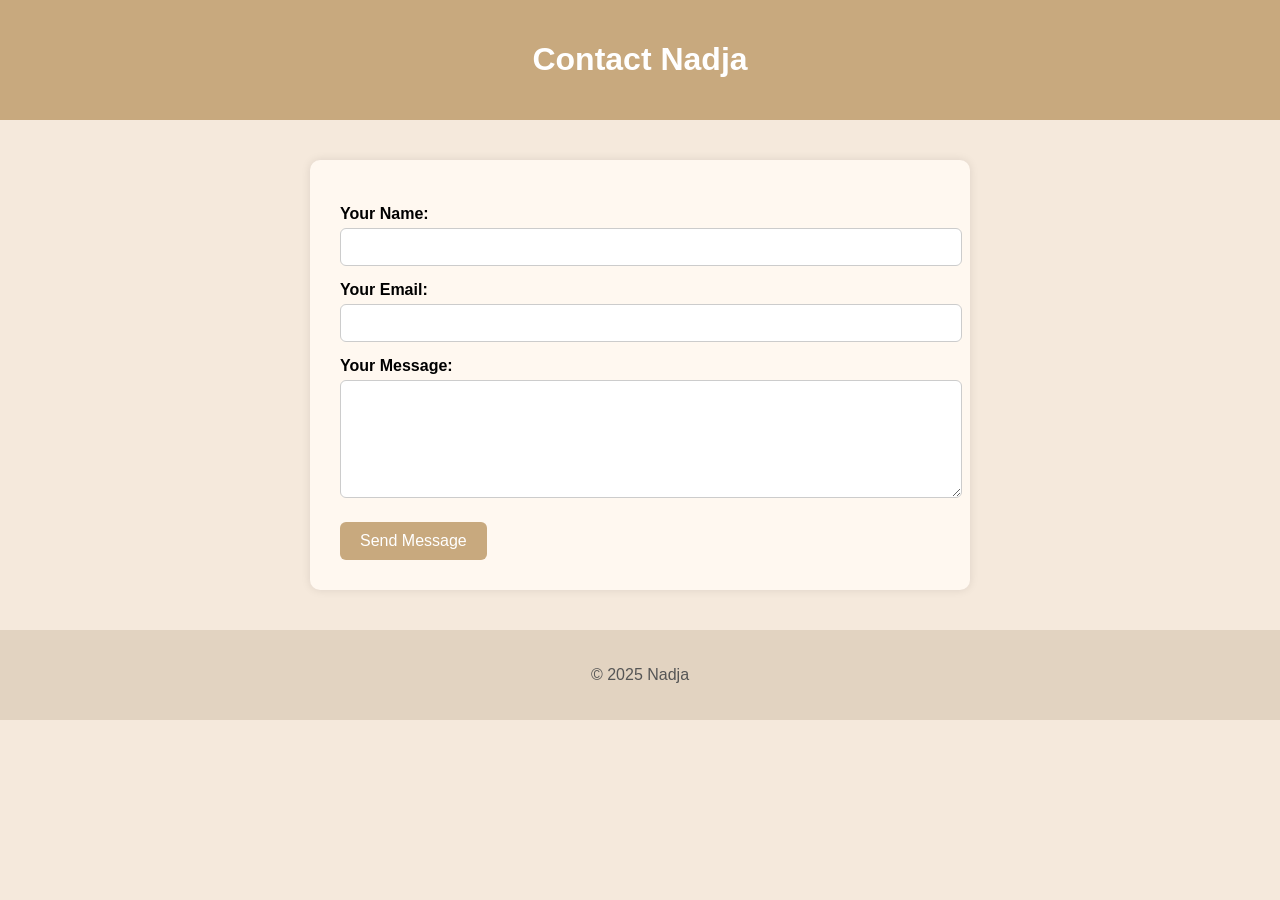
<file: html/contact.html>
<!DOCTYPE html>
<html>
<head>
    <title>Contact Nadja</title>
    <meta charset="UTF-8">
    <link rel="icon" href="../icon.ico" sizes="any">
    <link rel="icon" type="image/png" sizes="32x32" href="../images/icon-32x32.png">
    <link rel="stylesheet" href="../css/contact_style.css">
</head>
<body>

    <header>
        <h1>Contact Nadja</h1>
    </header>

    <main>
        <form action="#" method="post">
            <label for="name">Your Name:</label>
            <input type="text" id="name" name="name" required>

            <label for="email">Your Email:</label>
            <input type="email" id="email" name="email" required>

            <label for="message">Your Message:</label>
            <textarea id="message" name="message" rows="6" required></textarea>

            <button type="submit">Send Message</button>
        </form>
    </main>

    <footer>
        <p>&copy; 2025 Nadja</p>
    </footer>

</body>
</html>
</file>
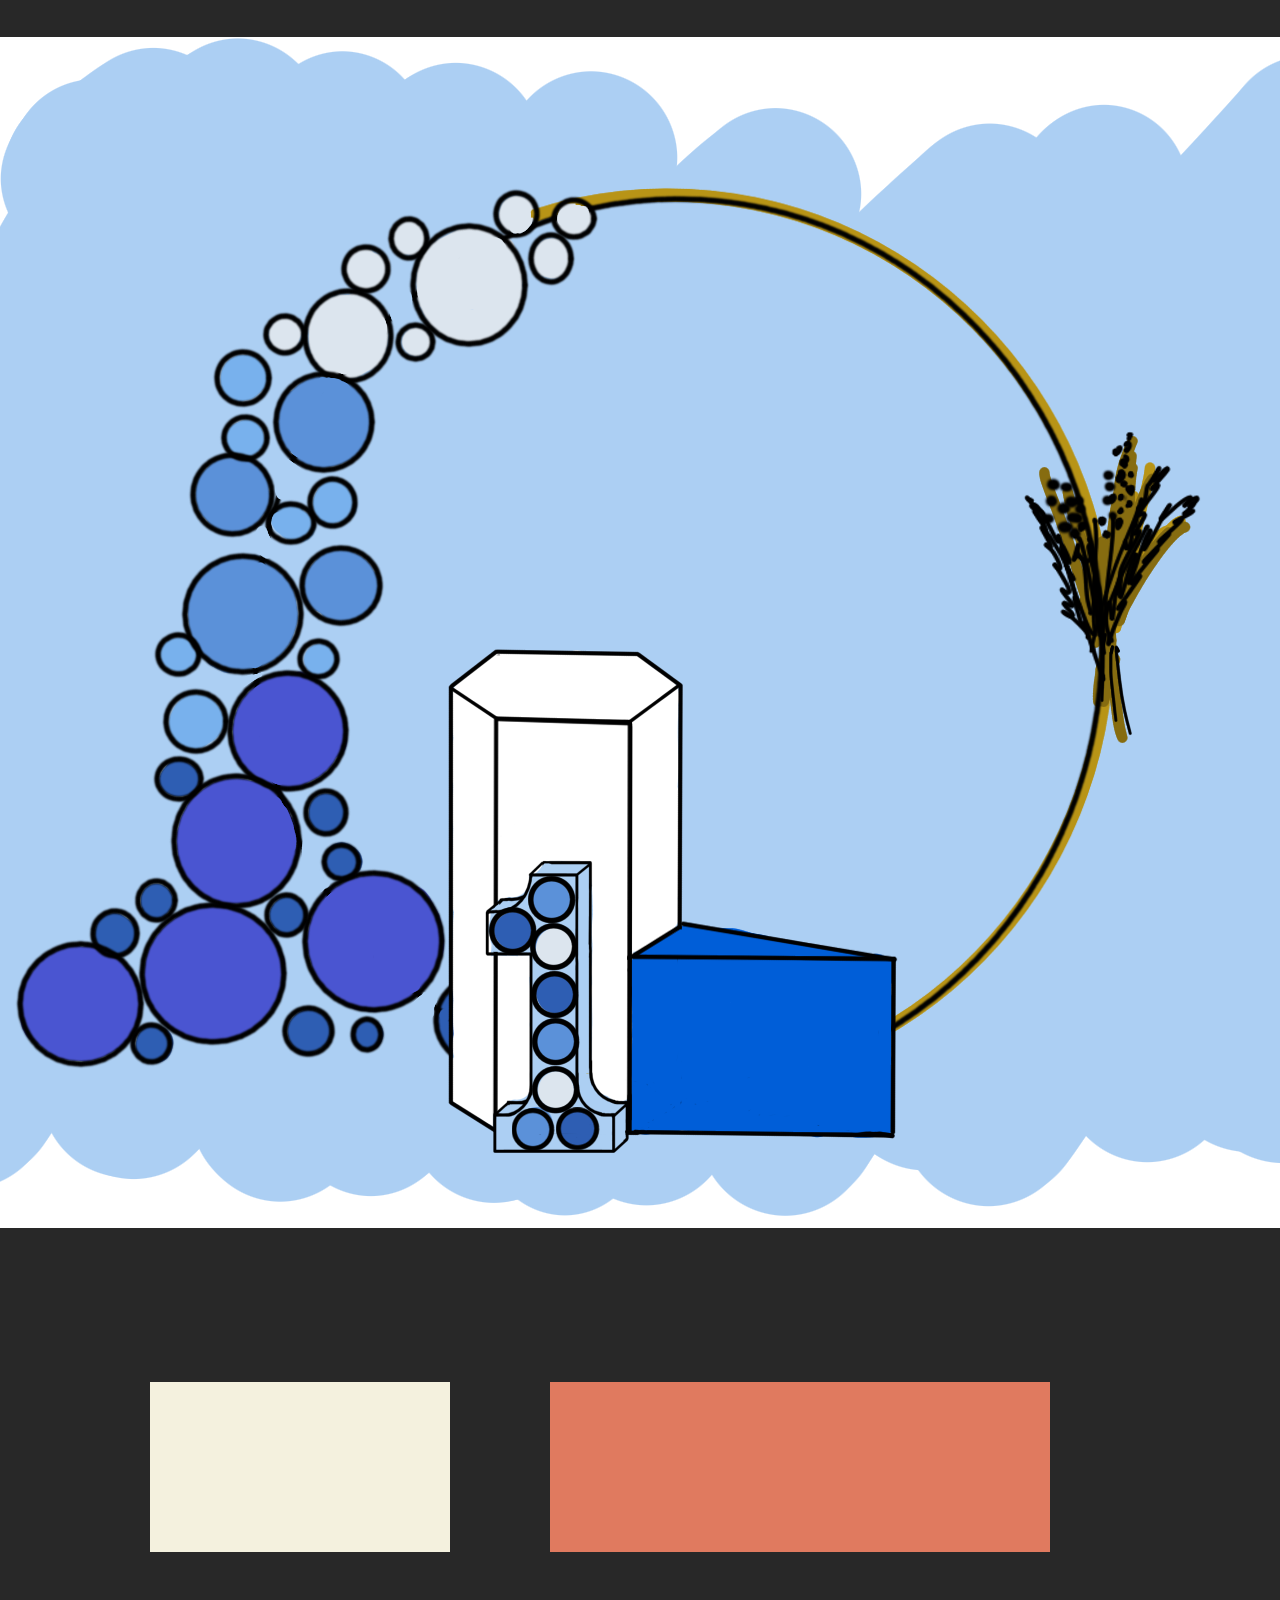
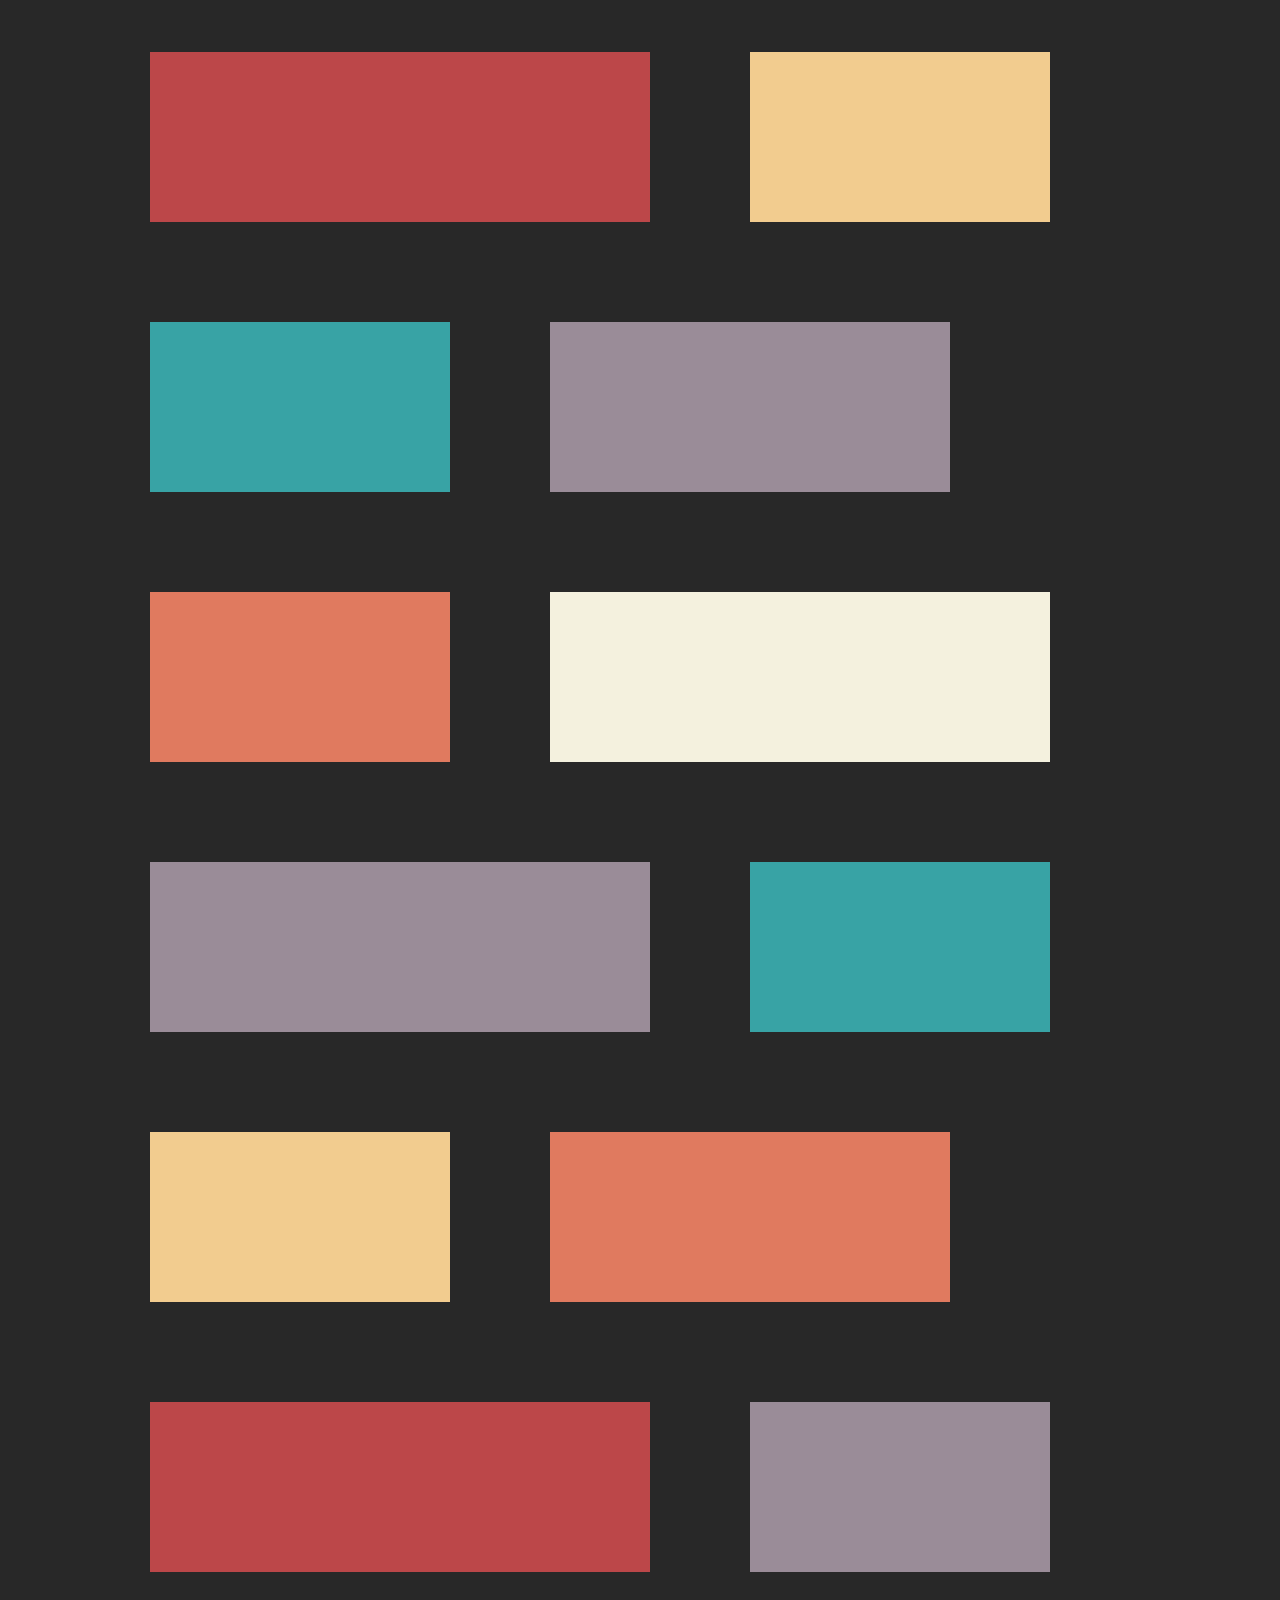
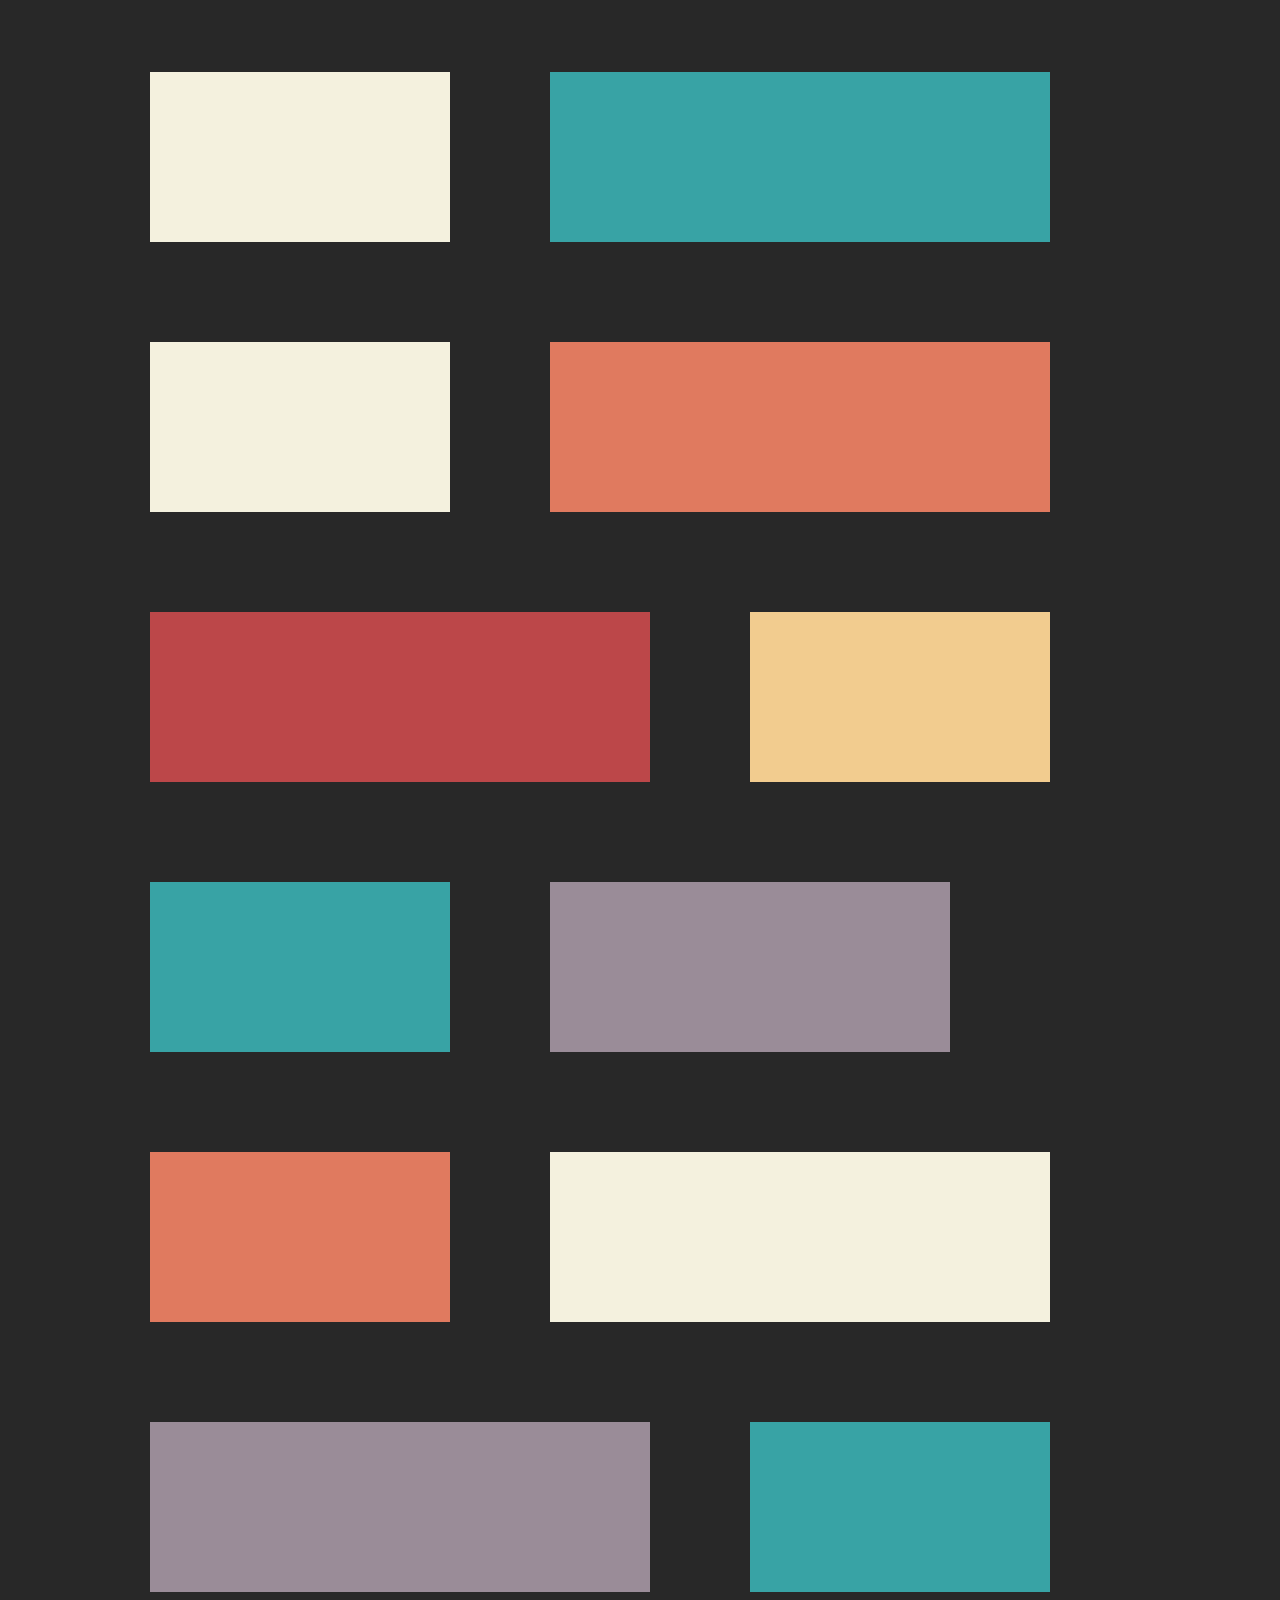
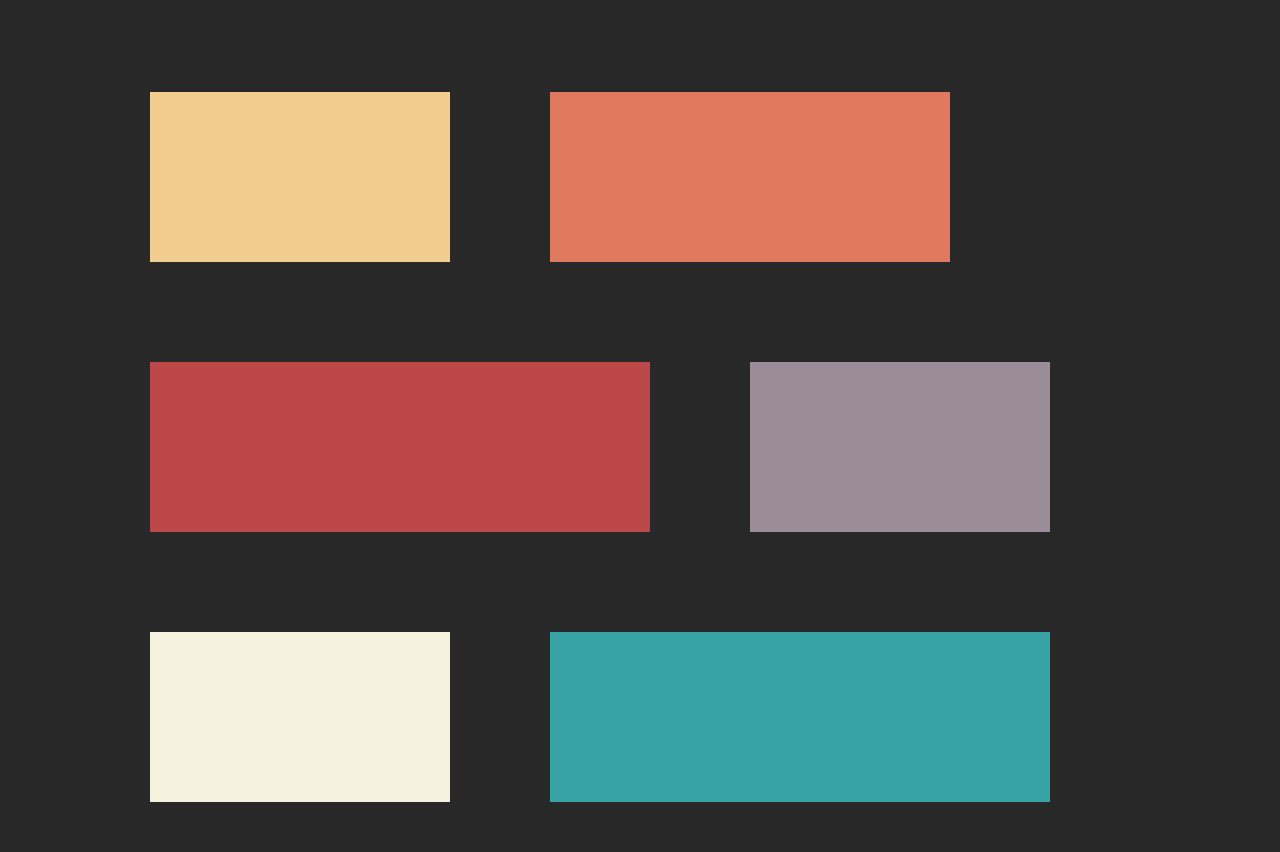
<file: html/partyDesign.html>
<!DOCTYPE html>
<html lang="en">

<head>
    <meta charset="UTF-8">
    <meta name="viewport" content="width=device-width, initial-scale=1.0">
    <title>Party design</title>
    <link rel="icon" href="../icon.ico" sizes="any">
    <link rel="icon" type="image/png" sizes="32x32" href="../images/icon-32x32.png">
    <link rel="stylesheet" href="../css/partyDesign.css">
</head>
<body>
    <header>
        <div>
            <h1>Party design</h1>
            <img src="../images/andjelasergej.png">
        </div>
    </header>
    <main>
        <div class="scroll-element">
            <div class="block"></div>
            <div class="block"></div>
            <div class="block"></div>
            <div class="block"></div>
            <div class="block"></div>
            <div class="block"></div>
            <div class="block"></div>
            <div class="block"></div>
            <div class="block"></div>
            <div class="block"></div>
            <div class="block"></div>
            <div class="block"></div>
            <div class="block"></div>
            <div class="block"></div>
            <div class="block"></div>
            <div class="block"></div>
            <div class="block"></div>
            <div class="block"></div>
            <div class="block"></div>
            <div class="block"></div>
            <div class="block"></div>
            <div class="block"></div>
            <div class="block"></div>
            <div class="block"></div>
            <div class="block"></div>
            <div class="block"></div>
            <div class="block"></div>
            <div class="block"></div>
            <div class="block"></div>
            <div class="block"></div>
            <div class="block"></div>
            <div class="block"></div>
        </div>
    </main>
    <footer>
    
    </footer>
</body>

</html>
</file>
<file: css/contact_style.css>
body {
    background-color: #f5e9dc;
    font-family: Arial, sans-serif;
    margin: 0;
    padding: 0;
}

header {
    background-color: #c8a97e;
    color: white;
    padding: 20px;
    text-align: center;
}

main {
    max-width: 600px;
    margin: 40px auto;
    background-color: #fff8f0;
    padding: 30px;
    border-radius: 10px;
    box-shadow: 0 0 10px rgba(0,0,0,0.1);
}

label {
    display: block;
    margin-top: 15px;
    font-weight: bold;
}

input, textarea {
    width: 100%;
    padding: 10px;
    margin-top: 5px;
    border: 1px solid #ccc;
    border-radius: 6px;
    font-size: 14px;
}

button {
    margin-top: 20px;
    padding: 10px 20px;
    background-color: #c8a97e;
    color: white;
    border: none;
    border-radius: 6px;
    cursor: pointer;
    font-size: 16px;
}

button:hover {
    background-color: #a17c5a;
}

footer {
    text-align: center;
    padding: 20px;
    color: #555;
    background-color: #e2d3c1;
}
</file>
<file: css/partyDesign.css>
:root {
    --bg-color: #fb6f92;
}

* {
    margin: 0;
    padding: 0;
    box-sizing: border-box;
}

body {
    display: flex;
    align-items: center;
    justify-content: center;
    flex-direction: column;
    min-width: 100vw;
    min-height: 100vh;
    background: #282828;
}

.scroll-element {
    display: flex;
    align-items: center;
    flex-wrap: wrap;
    width: 100%;
    margin: 100px 0 0 100px;
}

.block {
    height: 170px;
    width: 300px;
    margin: 50px;
    animation: scrolling linear;
    animation-timeline: view();
    animation-range: entry 0% cover 50%;
}

.block:nth-child(1) {
    background: #f4f1de;
}

.block:nth-child(2) {
    background: #e07a5f;
    width: 500px;
}

.block:nth-child(3) {
    background: #bc4749;
    width: 500px;
}

.block:nth-child(4) {
    background: #f2cc8f;
}

.block:nth-child(5) {
    background: #38a3a5;
}

.block:nth-child(6) {
    background: #9a8c98;
    width: 400px;
}

.block:nth-child(7) {
    background: #e07a5f;
}

.block:nth-child(8) {
    background: #f4f1de;
    width: 500px;
}

.block:nth-child(9) {
    background: #9a8c98;
    width: 500px;
}

.block:nth-child(10) {
    background: #38a3a5;
}

.block:nth-child(11) {
    background: #f2cc8f;
}

.block:nth-child(12) {
    background: #e07a5f;
    width: 400px;
}

.block:nth-child(13) {
    background: #bc4749;
    width: 500px;
}

.block:nth-child(14) {
    background: #9a8c98;
}

.block:nth-child(15) {
    background: #f4f1de;
}

.block:nth-child(16) {
    background: #38a3a5;
    width: 500px;
}

.block:nth-child(17) {
    background: #f4f1de;
}

.block:nth-child(18) {
    background: #e07a5f;
    width: 500px;
}

.block:nth-child(19) {
    background: #bc4749;
    width: 500px;
}

.block:nth-child(20) {
    background: #f2cc8f;
}

.block:nth-child(21) {
    background: #38a3a5;
}

.block:nth-child(22) {
    background: #9a8c98;
    width: 400px;
}

.block:nth-child(23) {
    background: #e07a5f;
}

.block:nth-child(24) {
    background: #f4f1de;
    width: 500px;
}

.block:nth-child(25) {
    background: #9a8c98;
    width: 500px;

}

.block:nth-child(26) {
    background: #38a3a5;
}

.block:nth-child(27) {
    background: #f2cc8f;
}

.block:nth-child(28) {
    background: #e07a5f;
    width: 400px;
}

.block:nth-child(29) {
    background: #bc4749;
    width: 500px;
}

.block:nth-child(30) {
    background: #9a8c98;
}

.block:nth-child(31) {
    background: #f4f1de;
}

.block:nth-child(32) {
    background: #38a3a5;
    width: 500px;
}

@keyframes scrolling {
    from {
        opacity: 0;
        clip-path: inset(50% 50% 50% 50%);
    }

    to {
        opacity: 1;
        clip-path: inset(0% 0% 0% 0%);
    }
}
</file>
